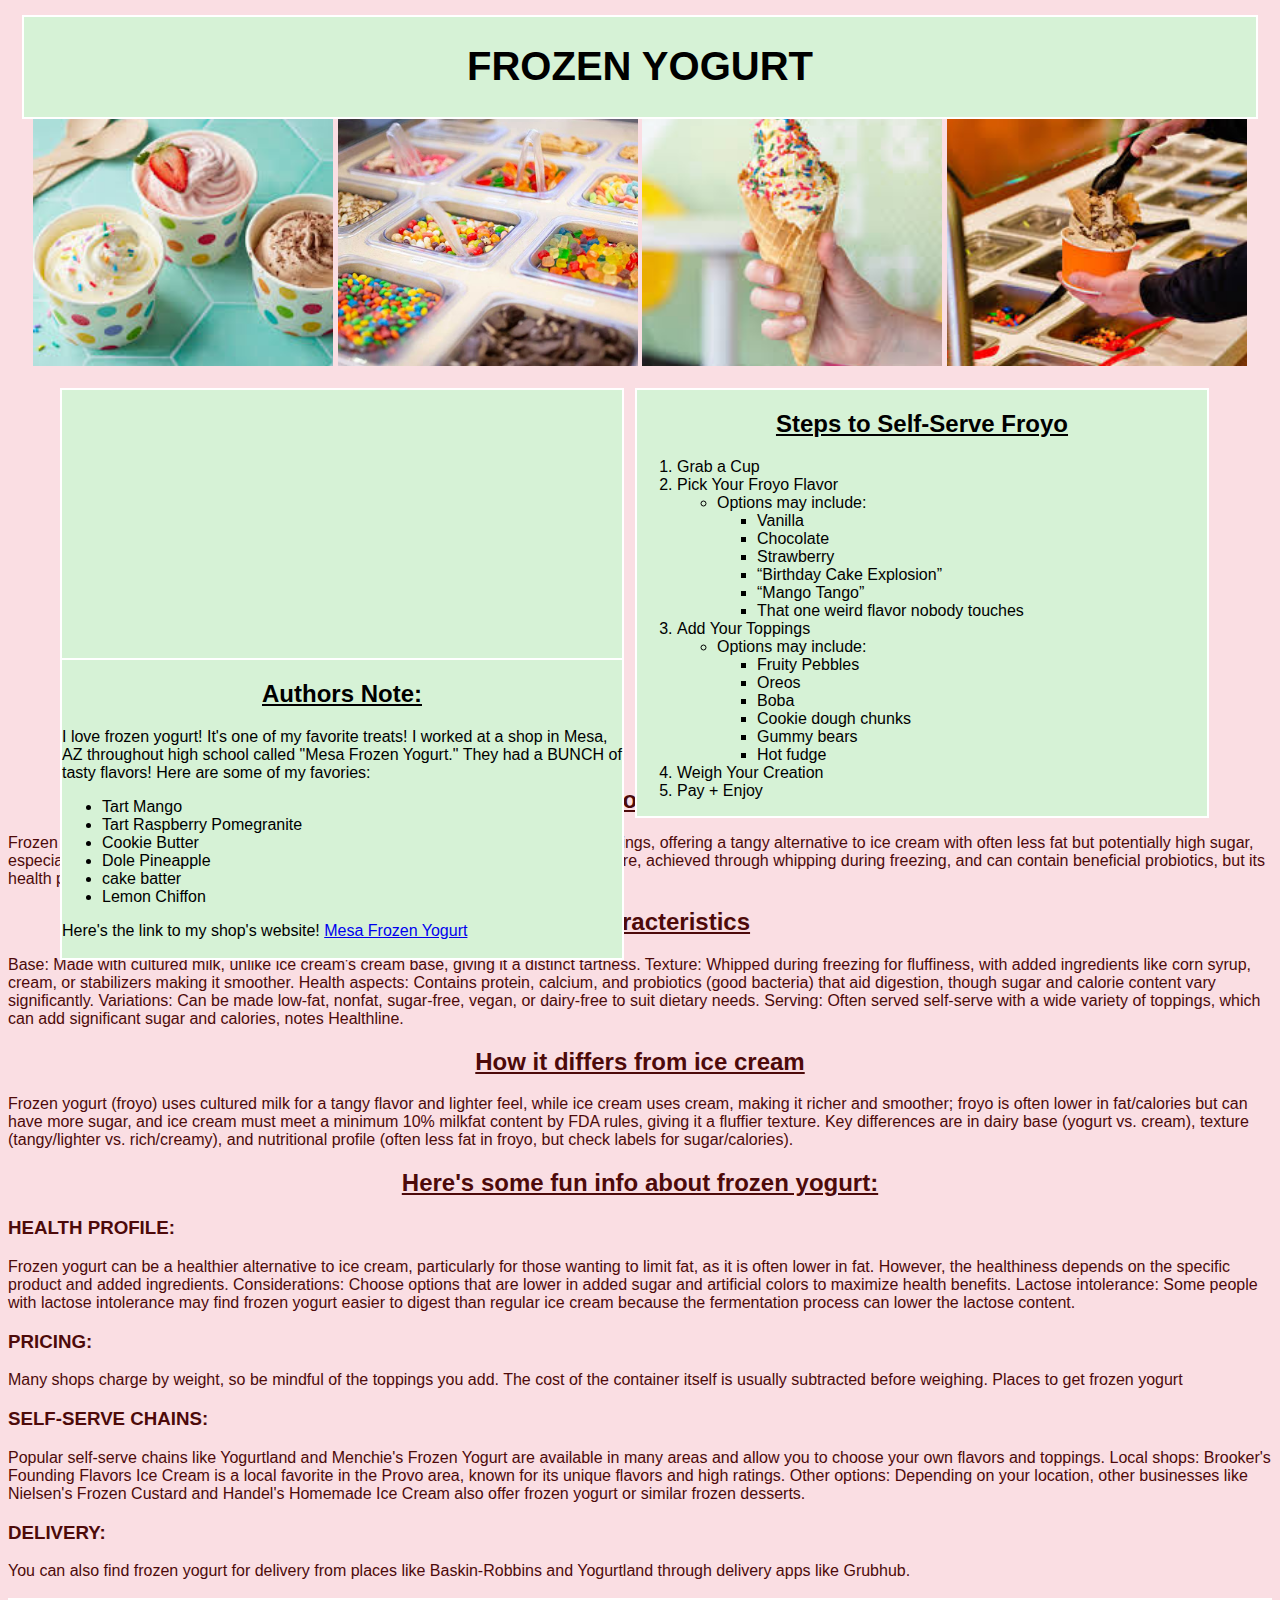
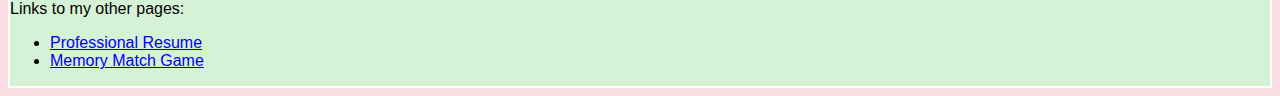
<file: index.html>
<!DOCTYPE html>
<html lang="en">

<head>
    <meta charset="UTF-8">
    <meta name="viewport" content="width=device-width, initial-scale=1.0">
    <title>Frozen Yogurt</title>
    <link rel="stylesheet" href="styles/webpagestyles.css">
</head>

<body>

    <div class="common header">
        <h1>FROZEN YOGURT</h1>
    </div>
    <br>
    <br>
    <br>
    <br>
    <br>
    <br>


    <div class="imagerow">
        <img src="images/froyo 1.jpg" class="samesize" alt="3 cups of froyo">
        <img src="images/toppings.jpg" class="samesize" alt="toppings">
        <img src="images/cone.jpg" class="samesize" alt="cone">
        <img src="images/serve.jpg" class="samesize" alt="serving froyo">
    </div>
    <br>

    <div class="common right">
        <h2>Steps to Self-Serve Froyo</h2>
        <ol>
            <li>Grab a Cup</li>
            <li>Pick Your Froyo Flavor
                <ul>
                    <li>Options may include:</li>
                    <ul>
                        <li>Vanilla</li>
                        <li>Chocolate</li>
                        <li>Strawberry</li>
                        <li>“Birthday Cake Explosion”</li>
                        <li>“Mango Tango”</li>
                        <li>That one weird flavor nobody touches</li>
                    </ul>
                </ul>
            </li>

            <li>Add Your Toppings
                <ul>
                    <li>Options may include:</li>
                    <ul>
                        <li>Fruity Pebbles</li>
                        <li> Oreos</li>
                        <li>Boba</li>
                        <li> Cookie dough chunks</li>
                        <li>Gummy bears</li>
                        <li> Hot fudge</li>
                    </ul>
                </ul>
            </li>
            <li>Weigh Your Creation</li>
            <li>Pay + Enjoy</li>
        </ol>
    </div>

    <div class="common left">
        <iframe width="560" height="315" src="https://www.youtube.com/embed/7KJeXa2QqYM?si=2QCCfj0nbrQdCiXq"
            title="YouTube video player" frameborder="0"
            allow="accelerometer; autoplay; clipboard-write; encrypted-media; gyroscope; picture-in-picture; web-share"
            referrerpolicy="strict-origin-when-cross-origin" allowfullscreen></iframe>
    </div>


    <br>
    <br>
    <br>
    <br>
    <br>
    <br>
    <br>
    <br>
    <br>
    <br>
    <br>
    <br>
    <br>
    <br>
    <br>


    <div class="common left2">
        <h2>Authors Note:</h2>

        I love frozen yogurt! It's one of my favorite treats! I worked at a shop in Mesa, AZ throughout high school
        called "Mesa Frozen Yogurt." They had a BUNCH of tasty flavors! Here are some of my favories:
        <ul>
            <li>Tart Mango</li>
            <li>Tart Raspberry Pomegranite</li>
            <li>Cookie Butter</li>
            <li>Dole Pineapple</li>
            <li>cake batter</li>
            <li>Lemon Chiffon</li>
        </ul>

        Here's the link to my shop's website!
        <a href="https://mesafrozenyogurt.com/">Mesa Frozen Yogurt</a>
        <br>
        <br>
    </div>

    <br>
    <br>
    <br>
    <br>
    <br>
    <br>



    <div class='tableauPlaceholder' id='viz1765396707055' style='position: relative'><noscript><a href='#'><img alt=' '
                    src='https:&#47;&#47;public.tableau.com&#47;static&#47;images&#47;K8&#47;K8CYKDTYN&#47;1_rss.png'
                    style='border: none' /></a></noscript><object class='tableauViz' style='display:none;'>
            <param name='host_url' value='https%3A%2F%2Fpublic.tableau.com%2F' />
            <param name='embed_code_version' value='3' />
            <param name='path' value='shared&#47;K8CYKDTYN' />
            <param name='toolbar' value='yes' />
            <param name='static_image'
                value='https:&#47;&#47;public.tableau.com&#47;static&#47;images&#47;K8&#47;K8CYKDTYN&#47;1.png' />
            <param name='animate_transition' value='yes' />
            <param name='display_static_image' value='yes' />
            <param name='display_spinner' value='yes' />
            <param name='display_overlay' value='yes' />
            <param name='display_count' value='yes' />
            <param name='language' value='en-US' />
        </object></div>
    <script
        type='text/javascript'>                    var divElement = document.getElementById('viz1765396707055'); var vizElement = divElement.getElementsByTagName('object')[0]; vizElement.style.width = '575px'; vizElement.style.height = '300px'; var scriptElement = document.createElement('script'); scriptElement.src = 'https://public.tableau.com/javascripts/api/viz_v1.js'; vizElement.parentNode.insertBefore(scriptElement, vizElement);                </script>






    <h2>What is Frozen Yogurt?</h2>
    <p>Frozen yogurt, or "fro-yo," is a chilled dessert made from yogurt, milk, sugar, and flavorings, offering a tangy
        alternative to ice cream with often less fat but potentially high sugar, especially with toppings. It's known
        for its tart flavor from live cultures and creamy texture, achieved through whipping during freezing, and can
        contain beneficial probiotics, but its health profile depends heavily on ingredients and toppings. </p>
    <h2>Key characteristics</h2>
    <p>Base: Made with cultured milk, unlike ice cream's cream base, giving it a distinct tartness.
        Texture: Whipped during freezing for fluffiness, with added ingredients like corn syrup, cream, or stabilizers
        making it smoother.
        Health aspects: Contains protein, calcium, and probiotics (good bacteria) that aid digestion, though sugar and
        calorie content vary significantly.
        Variations: Can be made low-fat, nonfat, sugar-free, vegan, or dairy-free to suit dietary needs.
        Serving: Often served self-serve with a wide variety of toppings, which can add significant sugar and calories,
        notes Healthline. </p>
    <h2>How it differs from ice cream</h2>

    <p>Frozen yogurt (froyo) uses cultured milk for a tangy flavor and lighter feel, while ice cream uses cream,
        making it richer and smoother; froyo is often lower in fat/calories but can have more sugar, and ice cream
        must meet a minimum 10% milkfat content by FDA rules, giving it a fluffier texture. Key differences are in
        dairy base (yogurt vs. cream), texture (tangy/lighter vs. rich/creamy), and nutritional profile (often less
        fat in froyo, but check labels for sugar/calories). </p>

    <h2>Here's some fun info about frozen yogurt:</h2>
    <h3>HEALTH PROFILE: </h3>
    Frozen yogurt can be a healthier alternative to ice cream, particularly for those wanting to limit fat, as it is
    often lower in fat. However, the healthiness depends on the specific product and added ingredients.
    Considerations: Choose options that are lower in added sugar and artificial colors to maximize health benefits.
    Lactose intolerance: Some people with lactose intolerance may find frozen yogurt easier to digest than regular ice
    cream because the fermentation process can lower the lactose content.
    <h3>PRICING: </h3>Many shops charge by weight, so be mindful of the toppings you add. The cost of the container
    itself is usually subtracted before weighing.
    Places to get frozen yogurt
    <h3>SELF-SERVE CHAINS:</h3>
    Popular self-serve chains like Yogurtland and Menchie's Frozen Yogurt are available in many areas and allow you to
    choose your own flavors and toppings.
    Local shops: Brooker's Founding Flavors Ice Cream is a local favorite in the Provo area, known for its unique
    flavors and high ratings.
    Other options: Depending on your location, other businesses like Nielsen's Frozen Custard and Handel's Homemade Ice
    Cream also offer frozen yogurt or similar frozen desserts.
    <h3>DELIVERY:</h3>
    You can also find frozen yogurt for delivery from places like Baskin-Robbins and Yogurtland through delivery apps
    like Grubhub.
    <br>
    <br>


    <div class="common footer">
        Links to my other pages:
        <ul>
            <li> <a href="professional.html">Professional Resume</a> </li>
            <li> <a href="game.html">Memory Match Game</a></li>
        </ul>
    </div>



</body>

</html>
</file>
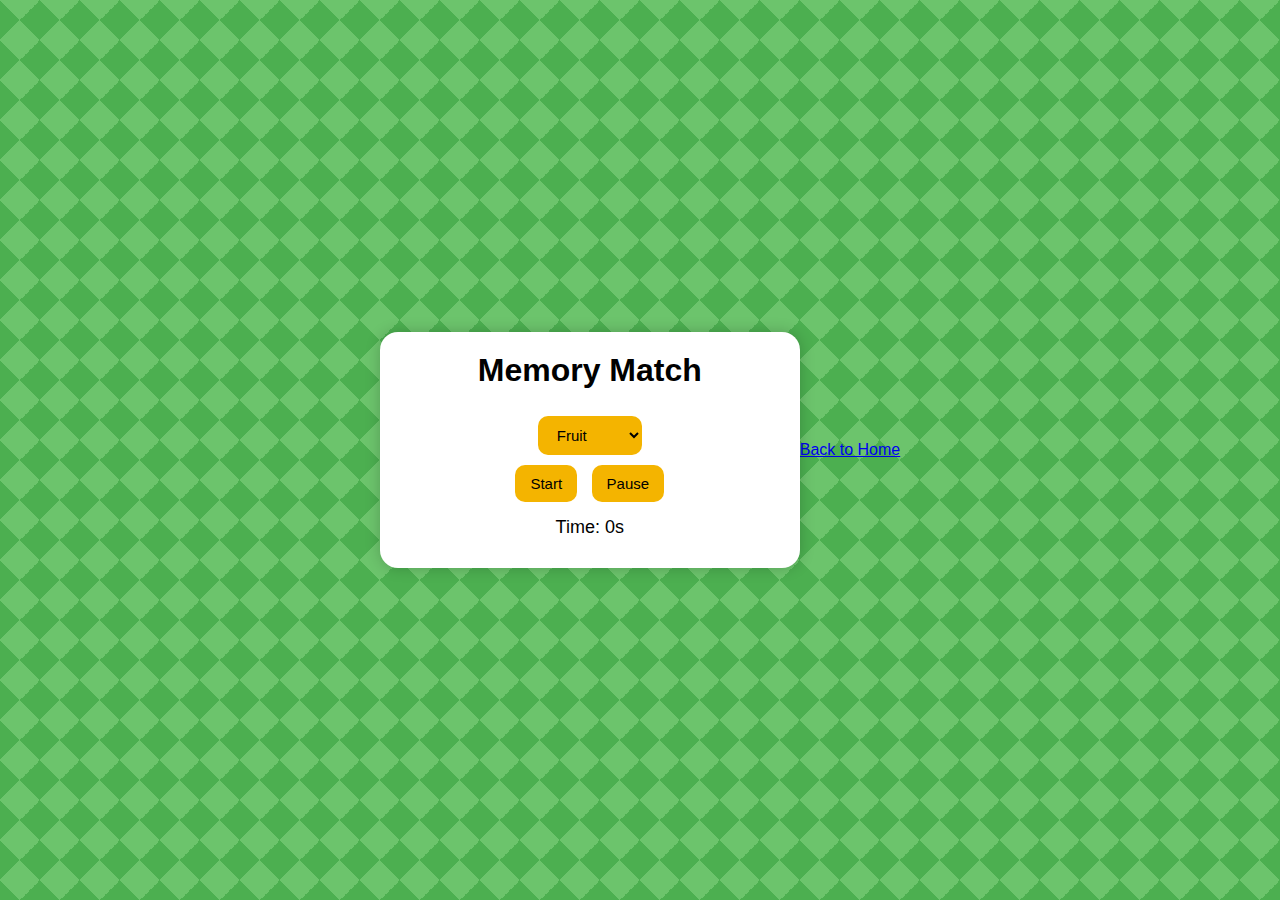
<file: game.html>
<!DOCTYPE html>
<html lang="en">
<head>
<meta charset="UTF-8">
<meta name="viewport" content="width=device-width, initial-scale=1.0">
<title>Memory Match Game</title>

<style>
    body {
        margin: 0;
        font-family: Arial, sans-serif;

        /* Green / Light-Green Diamond Checker Pattern */
        background:
            linear-gradient(45deg, #6CC46C 25%, transparent 25%) -20px 0,
            linear-gradient(-45deg, #6CC46C 25%, transparent 25%) -20px 0,
            linear-gradient(45deg, transparent 75%, #6CC46C 75%) -20px 0,
            linear-gradient(-45deg, transparent 75%, #6CC46C 75%) -20px 0,
            #4CAF50;
        background-size: 40px 40px;
        display: flex;
        justify-content: center;
        align-items: center;
        height: 100vh;
    }

    .container {
        text-align: center;
        background: white;
        padding: 20px;
        border-radius: 18px;
        box-shadow: 0 0 15px rgba(0,0,0,0.2);
        width: 380px;
        position: relative;
        z-index: 5;
    }

    h1 {
        margin-top: 0;
    }

    #controls {
        margin-bottom: 10px;
    }

    select, button {
        padding: 10px 15px;
        margin: 5px;
        border: none;
        border-radius: 10px;
        cursor: pointer;
        background: #f4b400;
        font-size: 15px;
    }

    #timer {
        font-size: 18px;
        margin-bottom: 10px;
    }

    #gameBoard {
        display: grid;
        grid-template-columns: repeat(4, 80px);
        gap: 10px;
        justify-content: center;
    }

    .card {
        width: 80px;
        height: 80px;
        background: #fffa9c;
        border-radius: 10px;
        display: flex;
        justify-content: center;
        align-items: center;
        font-size: 32px;
        cursor: pointer;
        user-select: none;
        transition: background 0.3s;
    }

    .card.flipped {
        background: #e0e0e0;
    }

    #trophyPopup {
        position: absolute;
        top: 50%;
        left: 50%;
        transform: translate(-50%, -50%);
        background: white;
        padding: 20px;
        border-radius: 15px;
        box-shadow: 0 0 20px rgba(0,0,0,0.3);
        font-size: 24px;
        display: none;
    }

    #trophyPopup span {
        font-size: 60px;
        display: block;
        margin-bottom: 10px;
    }
</style>
</head>
<body>

<div class="container">
    <h1>Memory Match</h1>

    <!-- Theme Selector -->
    <div>
        <select id="themeSelect">
            <option value="fruit">Fruit</option>
            <option value="animals">Animals</option>
            <option value="flowers">Flowers</option>
            <option value="shapes">Shapes</option>
        </select>
    </div>

    <div id="controls">
        <button onclick="startGame()">Start</button>
        <button onclick="pauseGame()">Pause</button>
    </div>

    <div id="timer">Time: 0s</div>

    <div id="gameBoard"></div>

    <div id="trophyPopup">
        <span>🏆</span>
        You Won!
    </div>
</div>

<script>
    const themes = {
        fruit: ["🍎","🍌","🍇","🍓","🍒","🍍","🥝","🍉"],
        animals: ["🐶","🐱","🐰","🦊","🐻","🐼","🐸","🐵"],
        flowers: ["🌸","🌼","🌻","🌷","💐","🌺","🌹","🌿"],
        shapes: ["⭐","🔺","🔵","🟥","⬛","⬜","🔶","🔷"]
    };

    let cards = [];
    let flipped = [];
    let matched = 0;
    let timer = 0;
    let timerInterval = null;
    let paused = false;

    function shuffle(array) {
        return array.sort(() => Math.random() - 0.5);
    }

    function startGame() {
        paused = false;
        timer = 0;
        matched = 0;
        flipped = [];
        document.getElementById("timer").innerText = "Time: 0s";
        document.getElementById("trophyPopup").style.display = "none";

        // Pick theme
        const themeName = document.getElementById("themeSelect").value;
        const symbols = themes[themeName];

        // Create deck
        cards = shuffle([...symbols, ...symbols]);

        const board = document.getElementById("gameBoard");
        board.innerHTML = "";

        cards.forEach((symbol, index) => {
            let card = document.createElement("div");
            card.classList.add("card");
            card.dataset.symbol = symbol;
            card.dataset.index = index;
            card.addEventListener("click", () => flipCard(card));
            board.appendChild(card);
        });

        // Start timer
        clearInterval(timerInterval);
        timerInterval = setInterval(() => {
            if (!paused) {
                timer++;
                document.getElementById("timer").innerText = "Time: " + timer + "s";
            }
        }, 1000);
    }

    function pauseGame() {
        paused = !paused;
    }

    function flipCard(card) {
        if (paused || card.classList.contains("flipped") || flipped.length === 2) return;

        card.classList.add("flipped");
        card.innerText = card.dataset.symbol;
        flipped.push(card);

        if (flipped.length === 2) {
            setTimeout(checkMatch, 600);
        }
    }

    function checkMatch() {
        let [c1, c2] = flipped;

        if (c1.dataset.symbol === c2.dataset.symbol) {
            matched += 2;
        } else {
            c1.classList.remove("flipped");
            c1.innerText = "";
            c2.classList.remove("flipped");
            c2.innerText = "";
        }

        flipped = [];

        if (matched === cards.length) {
            clearInterval(timerInterval);
            showTrophy();
        }
    }

    function showTrophy() {
        document.getElementById("trophyPopup").style.display = "block";
    }
</script>

<a href="index.html">Back to Home</a>

</body>
</html>
</file>
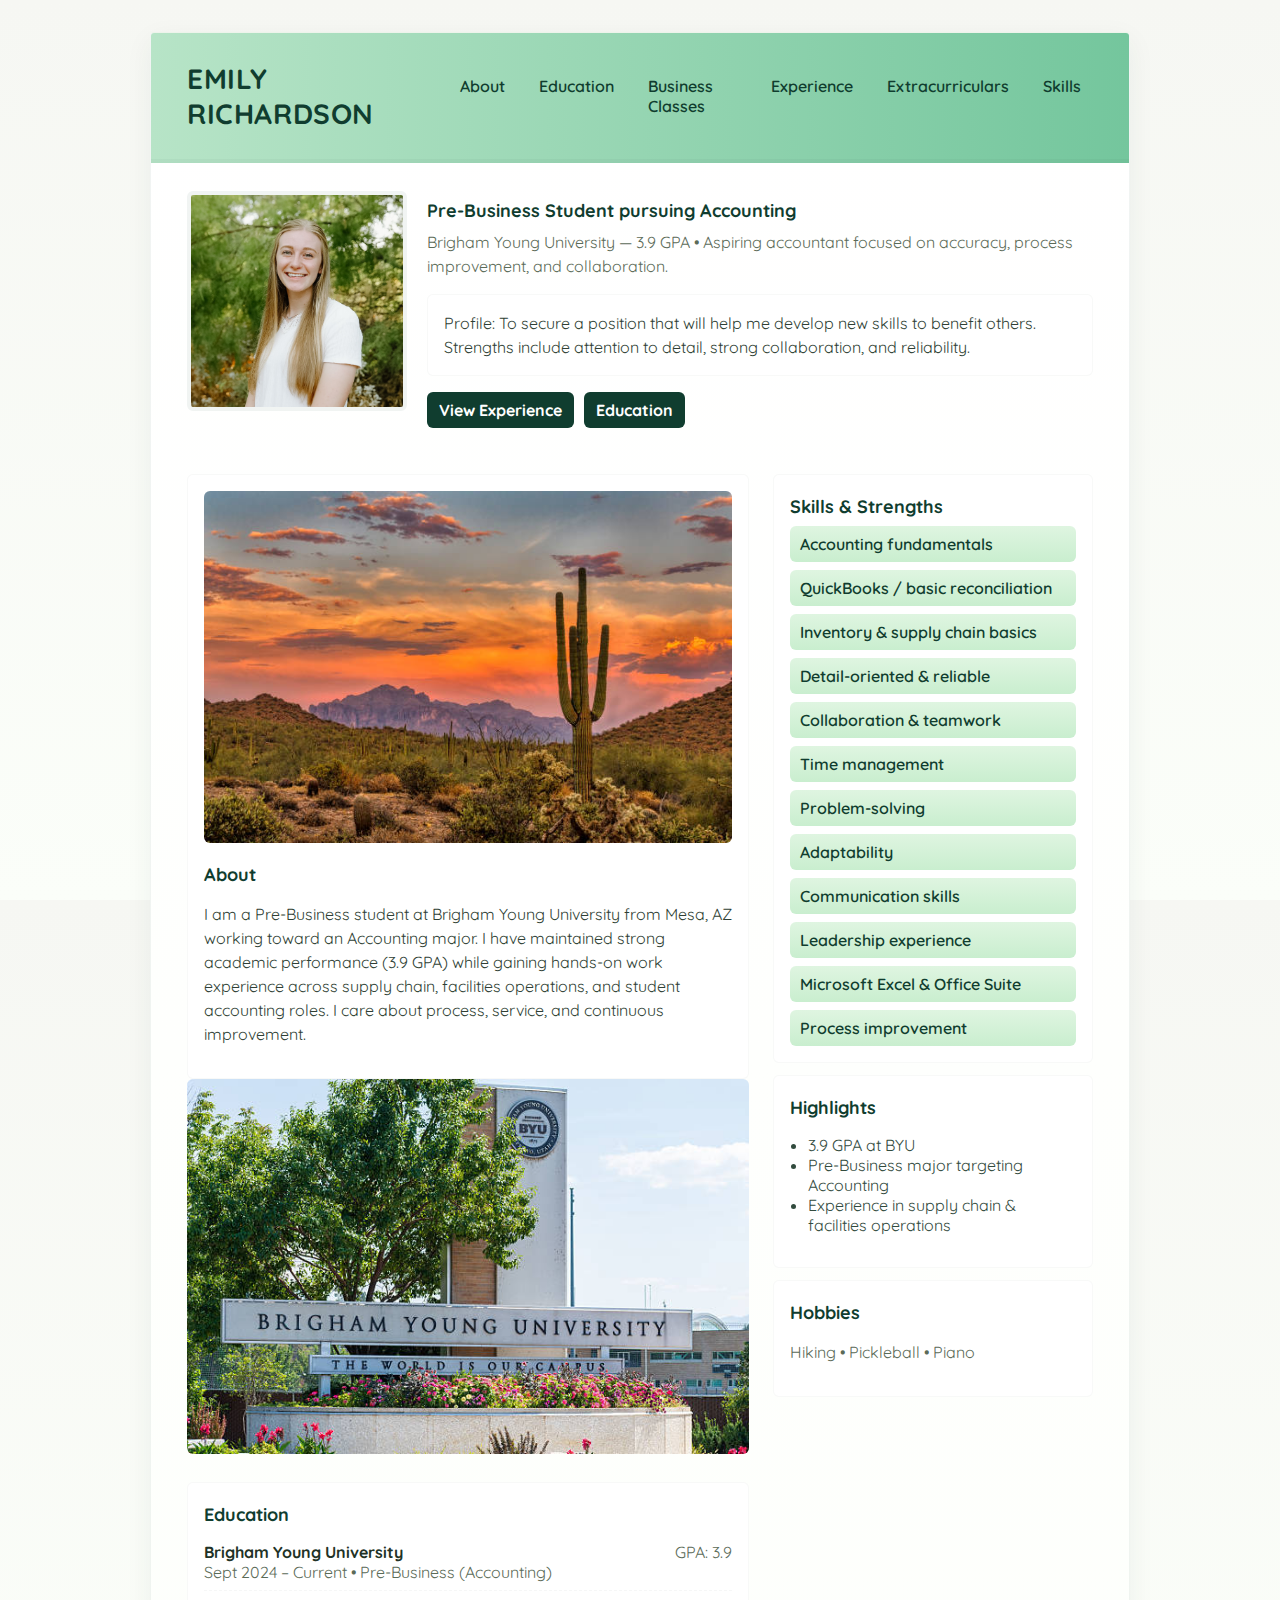
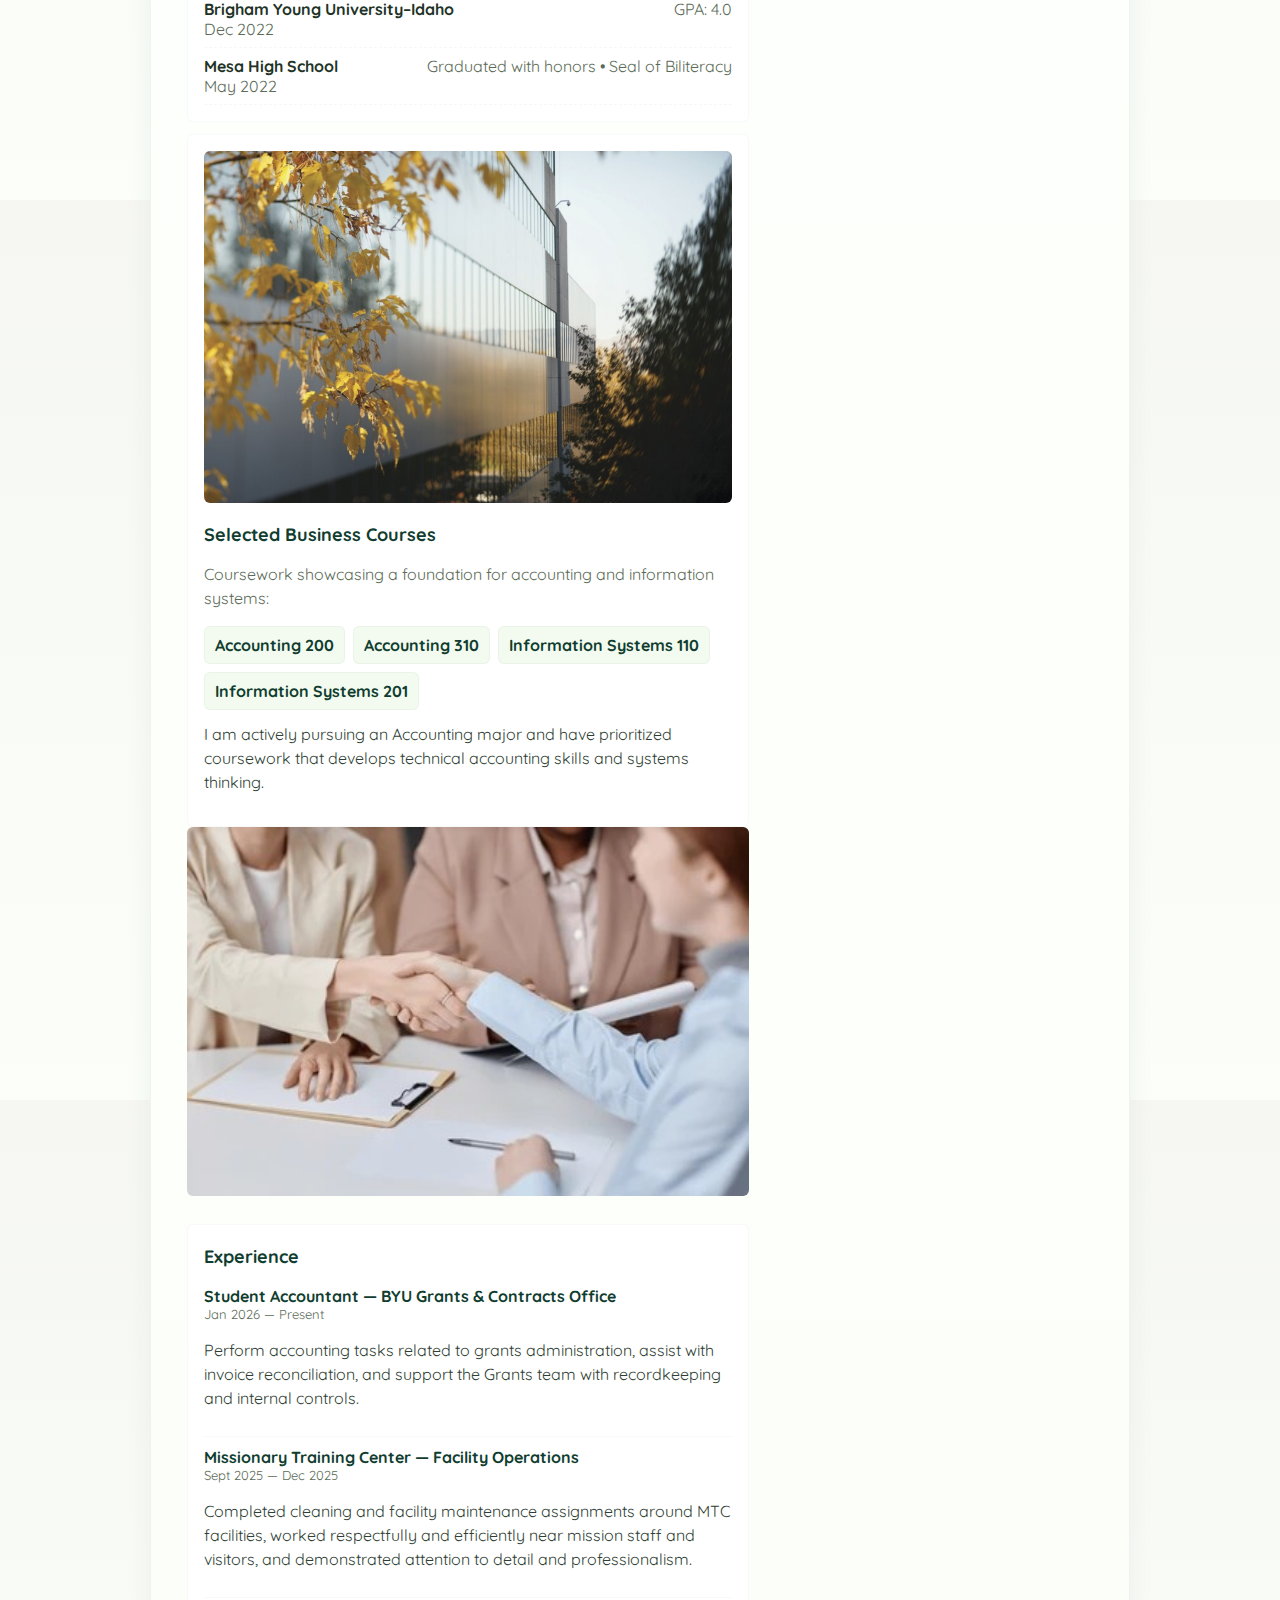
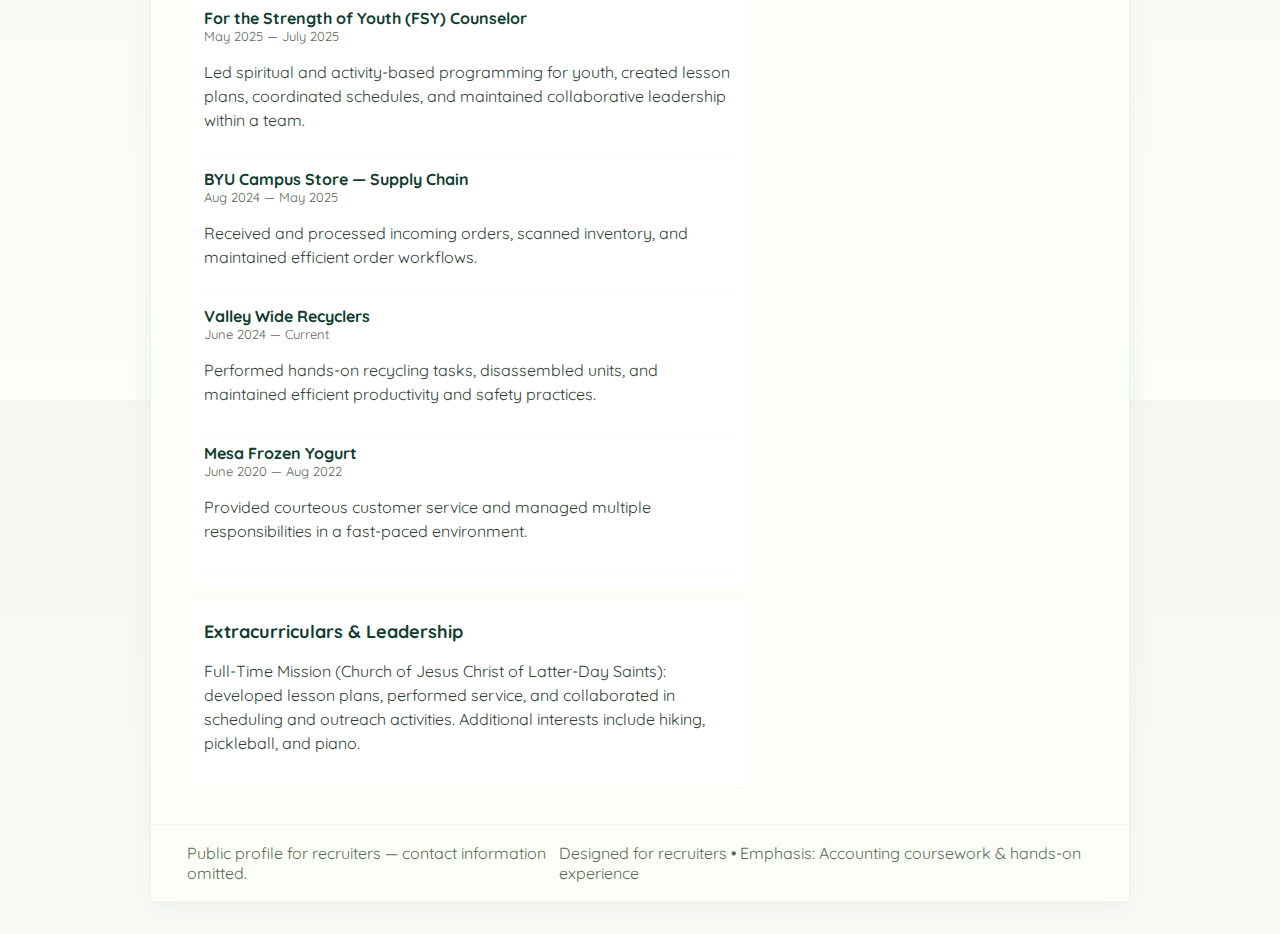
<file: professional.html>
<!doctype html>
<html lang="en">
<head>
  <meta charset="utf-8" />
  <meta name="viewport" content="width=device-width,initial-scale=1" />
  <title>Emily Richardson — Professional Profile</title>
  <link href="https://fonts.googleapis.com/css2?family=Quicksand:wght@300;400;600&display=swap" rel="stylesheet">
  <style>
    :root{
      --bg:#f6f7f3; 
      --muted:#5b6b58; 
      --pastel-green-1:#dff5e1; 
      --pastel-green-2:#c9eecf; 
      --pastel-yellow:#fff6e6; 
      --forest:#103d2f; 
      --accent:#9bbf9a; 
      --card:#ffffff; 
      --radius:6px; 
      --maxw:980px; 
      font-family: 'Quicksand', system-ui, -apple-system, 'Segoe UI', Roboto, Arial;
    }

    *{box-sizing:border-box}
    html,body{height:100%;margin:0;background:linear-gradient(180deg,var(--bg),#fbfef9);color:#213226}
    .wrap{min-height:100%;display:flex;align-items:flex-start;justify-content:center;padding:32px}
    .card{width:100%;max-width:var(--maxw);background:linear-gradient(180deg,var(--card),#fbfff7);border-radius:4px;border:1px solid rgba(16,61,47,0.06);box-shadow:0 8px 28px rgba(16,61,47,0.06);overflow:hidden}

    header.site-header{display:flex;align-items:center;justify-content:space-between;padding:28px 36px;border-bottom:4px solid rgba(16,61,47,0.04);background:linear-gradient(90deg,#b7e4c7,#74c69d);}
    .name{font-size:28px;color:var(--forest);font-weight:700;letter-spacing:0.6px}
    nav.main-nav{display:flex;gap:10px}
    nav.main-nav a{color:var(--forest);text-decoration:none;padding:8px 12px;border-radius:6px;font-weight:600}
    nav.main-nav a:hover{background:var(--accent);color:white}

    .hero{display:grid;grid-template-columns:220px 1fr;gap:20px;padding:28px 36px}
    .photo{width:220px;height:220px;border-radius:6px;overflow:hidden;border:4px solid rgba(16,61,47,0.06)}
    .photo img{width:100%;height:100%;object-fit:cover;display:block}
    .summary{padding-top:6px}
    .profile-title{font-size:18px;color:var(--forest);font-weight:700;margin:0}
    .profile-sub{color:var(--muted);margin:6px 0 12px}
    .cta{display:flex;gap:10px;margin-top:12px}
    .btn{background:var(--forest);color:white;padding:8px 12px;border-radius:6px;text-decoration:none;font-weight:700}

    .content{display:grid;grid-template-columns:1fr 320px;gap:24px;padding:18px 36px 36px}
    section{background:linear-gradient(180deg,transparent,transparent);padding:12px;border-radius:6px}
    .card-section{background:var(--card);padding:16px;border-radius:6px;border:1px solid rgba(16,61,47,0.03)}
    h2{margin:4px 0 8px;color:var(--forest);font-size:18px}
    p{color:#2f3f35;line-height:1.5}
    ul{padding-left:18px;color:#324b3e}

    aside.right {position:relative}
    .skills{display:flex;flex-direction:column;gap:8px}
    .skill-pill{padding:8px 10px;border-radius:6px;background:linear-gradient(180deg,var(--pastel-green-1),var(--pastel-green-2));font-weight:600;color:var(--forest)}

    .edu-item{display:flex;justify-content:space-between;gap:12px;padding:8px 0;border-bottom:1px dashed rgba(16,61,47,0.04)}
    .muted{color:var(--muted)}

    .course-list{display:flex;flex-wrap:wrap;gap:8px}
    .course{padding:8px 10px;border-radius:6px;background:#f3fbf0;border:1px solid rgba(16,61,47,0.04);color:var(--forest);font-weight:700}

    .job{padding:10px 0;border-bottom:1px solid rgba(16,61,47,0.03)}
    .job h4{margin:0;color:var(--forest);font-weight:700}
    .job .dates{font-size:13px;color:var(--muted)}

    footer{padding:18px 36px;border-top:1px solid rgba(16,61,47,0.03);display:flex;justify-content:space-between;align-items:center}
    footer .small{color:var(--muted)}

    @media (max-width:900px){
      .hero{grid-template-columns:140px 1fr}
      .content{grid-template-columns:1fr}
      nav.main-nav{display:none}
    }
  </style>
</head>
<body>
  <div class="border-accent top-left-accent" style="position:fixed;left:8px;top:8px;border-radius:6px;z-index:0"></div>
  <div class="border-accent bottom-right-accent" style="position:fixed;right:8px;bottom:8px;border-radius:6px;z-index:0"></div>
  <div class="wrap">
    <div class="card" role="main">
      <header class="site-header">
        <div class="name">EMILY RICHARDSON</div>
        <nav class="main-nav" aria-label="Main navigation">
          <a href="#about">About</a>
          <a href="#education">Education</a>
          <a href="#courses">Business Classes</a>
          <a href="#experience">Experience</a>
          <a href="#extracurriculars">Extracurriculars</a>
          <a href="#skills">Skills</a>
        </nav>
      </header>

      <div class="hero">
        <div class="photo">
          <img src="images/headshot.jpg" alt="profile pic">
        </div>
        <div class="summary">
          <p class="profile-title">Pre-Business Student pursuing Accounting</p>
          <p class="profile-sub">Brigham Young University — 3.9 GPA • Aspiring accountant focused on accuracy, process improvement, and collaboration.</p>
          <p class="card-section">Profile: To secure a position that will help me develop new skills to benefit others. Strengths include attention to detail, strong collaboration, and reliability.</p>
          <div class="cta">
            <a class="btn" href="#experience">View Experience</a>
            <a class="btn" href="#education">Education</a>
          </div>
        </div>
      </div>

      <div class="content">
        <main>
          <section id="about" class="card-section">
            <img src="images/cactus.jpg" style="width:100%;border-radius:6px;margin-bottom:12px" alt="cactus">
            <h2>About</h2>
            <p>I am a Pre-Business student at Brigham Young University from Mesa, AZ working toward an Accounting major. I have maintained strong academic performance (3.9 GPA) while gaining hands-on work experience across supply chain, facilities operations, and student accounting roles. I care about process, service, and continuous improvement.</p>
          </section>

          <img src="images/byu.jpg" style="width:100%;border-radius:6px;margin-bottom:12px" alt="BYU Campus">

          <section id="education" class="card-section" style="margin-top:12px">
            <h2>Education</h2>
            <div class="edu-item"><div><strong>Brigham Young University</strong><div class="muted">Sept 2024 – Current • Pre-Business (Accounting)</div></div><div class="muted">GPA: 3.9</div></div>
            <div class="edu-item"><div><strong>Brigham Young University–Idaho</strong><div class="muted">Dec 2022</div></div><div class="muted">GPA: 4.0</div></div>
            <div class="edu-item"><div><strong>Mesa High School</strong><div class="muted">May 2022</div></div><div class="muted">Graduated with honors • Seal of Biliteracy</div></div>
          </section>

          <section id="courses" class="card-section" style="margin-top:12px">
            <img src="images/tanner.jpg" style="width:100%;border-radius:6px;margin-bottom:12px" alt="Tanner Building">
            <h2>Selected Business Courses</h2>
            <p class="muted">Coursework showcasing a foundation for accounting and information systems:</p>
            <div class="course-list" style="margin-top:8px">
              <div class="course">Accounting 200</div>
              <div class="course">Accounting 310</div>
              <div class="course">Information Systems 110</div>
              <div class="course">Information Systems 201</div>
            </div>
            <p style="margin-top:12px">I am actively pursuing an Accounting major and have prioritized coursework that develops technical accounting skills and systems thinking.</p>
          </section>

 <img src="images/experience.jpg" style="width:100%;border-radius:6px;margin-bottom:12px" alt="experience">

          <section id="experience" class="card-section" style="margin-top:12px">
            <h2>Experience</h2>
            <div class="job">
              <h4>Student Accountant — BYU Grants &amp; Contracts Office</h4>
              <div class="dates">Jan 2026 — Present</div>
              <p>Perform accounting tasks related to grants administration, assist with invoice reconciliation, and support the Grants team with recordkeeping and internal controls.</p>
            </div>
            <div class="job">
              <h4>Missionary Training Center — Facility Operations</h4>
              <div class="dates">Sept 2025 — Dec 2025</div>
              <p>Completed cleaning and facility maintenance assignments around MTC facilities, worked respectfully and efficiently near mission staff and visitors, and demonstrated attention to detail and professionalism.</p>
            </div>
            <div class="job">
              <h4>For the Strength of Youth (FSY) Counselor</h4>
              <div class="dates">May 2025 — July 2025</div>
              <p>Led spiritual and activity-based programming for youth, created lesson plans, coordinated schedules, and maintained collaborative leadership within a team.</p>
            </div>
            <div class="job">
              <h4>BYU Campus Store — Supply Chain</h4>
              <div class="dates">Aug 2024 — May 2025</div>
              <p>Received and processed incoming orders, scanned inventory, and maintained efficient order workflows.</p>
            </div>
            <div class="job">
              <h4>Valley Wide Recyclers</h4>
              <div class="dates">June 2024 — Current</div>
              <p>Performed hands-on recycling tasks, disassembled units, and maintained efficient productivity and safety practices.</p>
            </div>
            <div class="job">
              <h4>Mesa Frozen Yogurt</h4>
              <div class="dates">June 2020 — Aug 2022</div>
              <p>Provided courteous customer service and managed multiple responsibilities in a fast-paced environment.</p>
            </div>
          </section>

          <section id="extracurriculars" class="card-section" style="margin-top:12px">
            <h2>Extracurriculars &amp; Leadership</h2>
            <p>Full-Time Mission (Church of Jesus Christ of Latter-Day Saints): developed lesson plans, performed service, and collaborated in scheduling and outreach activities. Additional interests include hiking, pickleball, and piano.</p>
          </section>
        </main>

        <aside class="right">
          <div class="card-section" id="skills">
            <h2>Skills &amp; Strengths</h2>
            <div class="skills">
              <div class="skill-pill">Accounting fundamentals</div>
              <div class="skill-pill">QuickBooks / basic reconciliation</div>
              <div class="skill-pill">Inventory &amp; supply chain basics</div>
              <div class="skill-pill">Detail-oriented &amp; reliable</div>
              <div class="skill-pill">Collaboration & teamwork</div>
              <div class="skill-pill">Time management</div>
              <div class="skill-pill">Problem-solving</div>
              <div class="skill-pill">Adaptability</div>
              <div class="skill-pill">Communication skills</div>
              <div class="skill-pill">Leadership experience</div>
              <div class="skill-pill">Microsoft Excel & Office Suite</div>
              <div class="skill-pill">Process improvement</div>
            </div>
          </div>

          <div class="card-section" style="margin-top:12px">
            <h2>Highlights</h2>
            <ul>
              <li>3.9 GPA at BYU</li>
              <li>Pre-Business major targeting Accounting</li>
              <li>Experience in supply chain &amp; facilities operations</li>
            </ul>
          </div>

          <div class="card-section" style="margin-top:12px">
            <h2>Hobbies</h2>
            <p class="muted">Hiking • Pickleball • Piano</p>
          </div>
        </aside>
      </div>

      <footer>
        <div class="small">Public profile for recruiters — contact information omitted.</div>
        <div class="small">Designed for recruiters • Emphasis: Accounting coursework &amp; hands-on experience</div>
      </footer>
    </div>
  </div>

  <script>
    document.querySelectorAll('a[href^="#"]').forEach(a=>{
      a.addEventListener('click', e=>{
        e.preventDefault();
        const id = a.getAttribute('href').slice(1);
        const el = document.getElementById(id);
        if (el) el.scrollIntoView({behavior:'smooth',block:'start'});
      })
    });
  </script>
</body>
</html>
</file>
<file: styles/webpagestyles.css>
body {
    background-color: rgb(250, 222, 227);
    color: rgb(77, 10, 10);
    font-family: 'Segoe UI', Tahoma, Geneva, Verdana, sans-serif;
}

h1 {
    text-align: center;
    font-size: 40px;
}

.common {
    background-color: rgb(214, 242, 214);
    border: 2px solid white;
    position: absolute;
}

.header {
    top: 15px;
    left: 22px;
    right: 22px;
    height: 100px;
    color: black;
}

.right {
    height: fit-content;
    width: 570px;
    right: 45px;
    left: 635px;
    font-family: 'Lucida Sans', 'Lucida Sans Regular', 'Lucida Grande', 'Lucida Sans Unicode', Geneva, Verdana, sans-serif;
    color: black;
}

.left {
    height: fit-content;
    width: fit-content;
    right: 540px;
    left: 60px;
}

.left2 {
    height: fit-content;
    width: 560px;
    right: 520px;
    left: 60px;
    font-family: 'Lucida Sans', 'Lucida Sans Regular', 'Lucida Grande', 'Lucida Sans Unicode', Geneva, Verdana, sans-serif;
    color: black;
}

.footer {
    padding: 10x;
    position: relative;
    color: black;

}

.samesize {
    width: 300px;
    height: 250px;
    object-fit: cover;
}

.imagerow {
    text-align: center;
}

h2 {
    text-align: center;
    text-decoration: underline;
}

.tableauPlaceholder {
    right: 35x;
    left: 630px;
}
</file>
